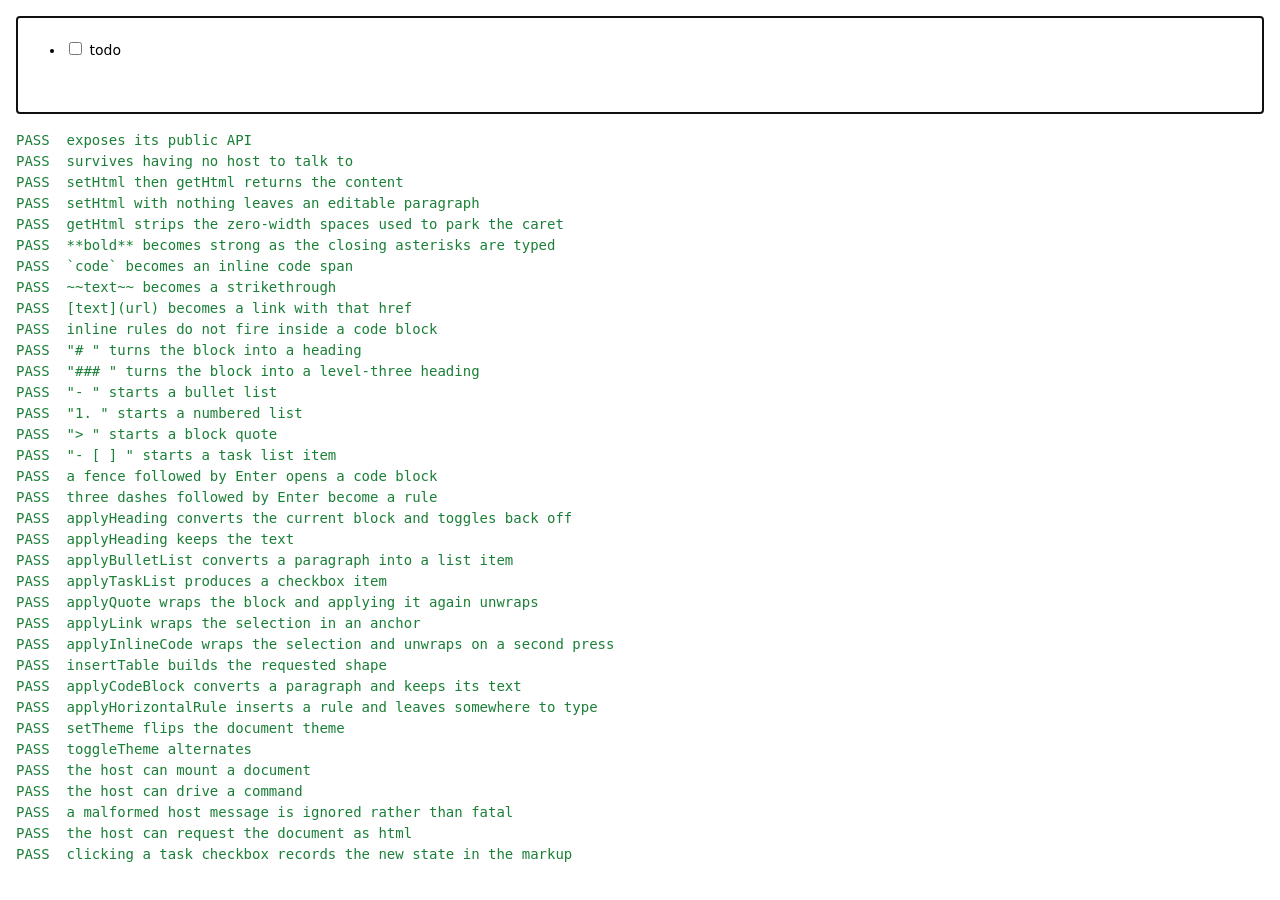
<file: tests/editor-engine/runner.html>
<!DOCTYPE html>
<html lang="en">
<head>
  <meta charset="utf-8">
  <title>RioEditor engine tests</title>
  <style>
    body { font: 14px/1.5 -apple-system, system-ui, sans-serif; margin: 0; padding: 16px; }
    #editor { border: 1px solid #ccc; padding: 8px; min-height: 80px; }
    #report { margin-top: 16px; white-space: pre-wrap; font-family: ui-monospace, Menlo, monospace; }
    .pass { color: #1a7f37; } .fail { color: #cf222e; font-weight: 600; }
  </style>
</head>
<body>
  <!--
    The engine is loaded exactly as the app loads it: the highlighter first, because editor.js
    calls into it, then the engine against a real contenteditable in a real browser. jsdom was not
    an option - it implements neither document.execCommand nor enough of Selection and Range for
    any of this to mean anything.
  -->
  <div id="editor" contenteditable="true"><p><br></p></div>

  <div id="report">running…</div>

  <script src="/src/RioEditor.Core/Assets/highlight.js"></script>
  <script src="/src/RioEditor.Core/Assets/editor.js"></script>
  <script src="/tests/editor-engine/tests.js"></script>
</body>
</html>
</file>
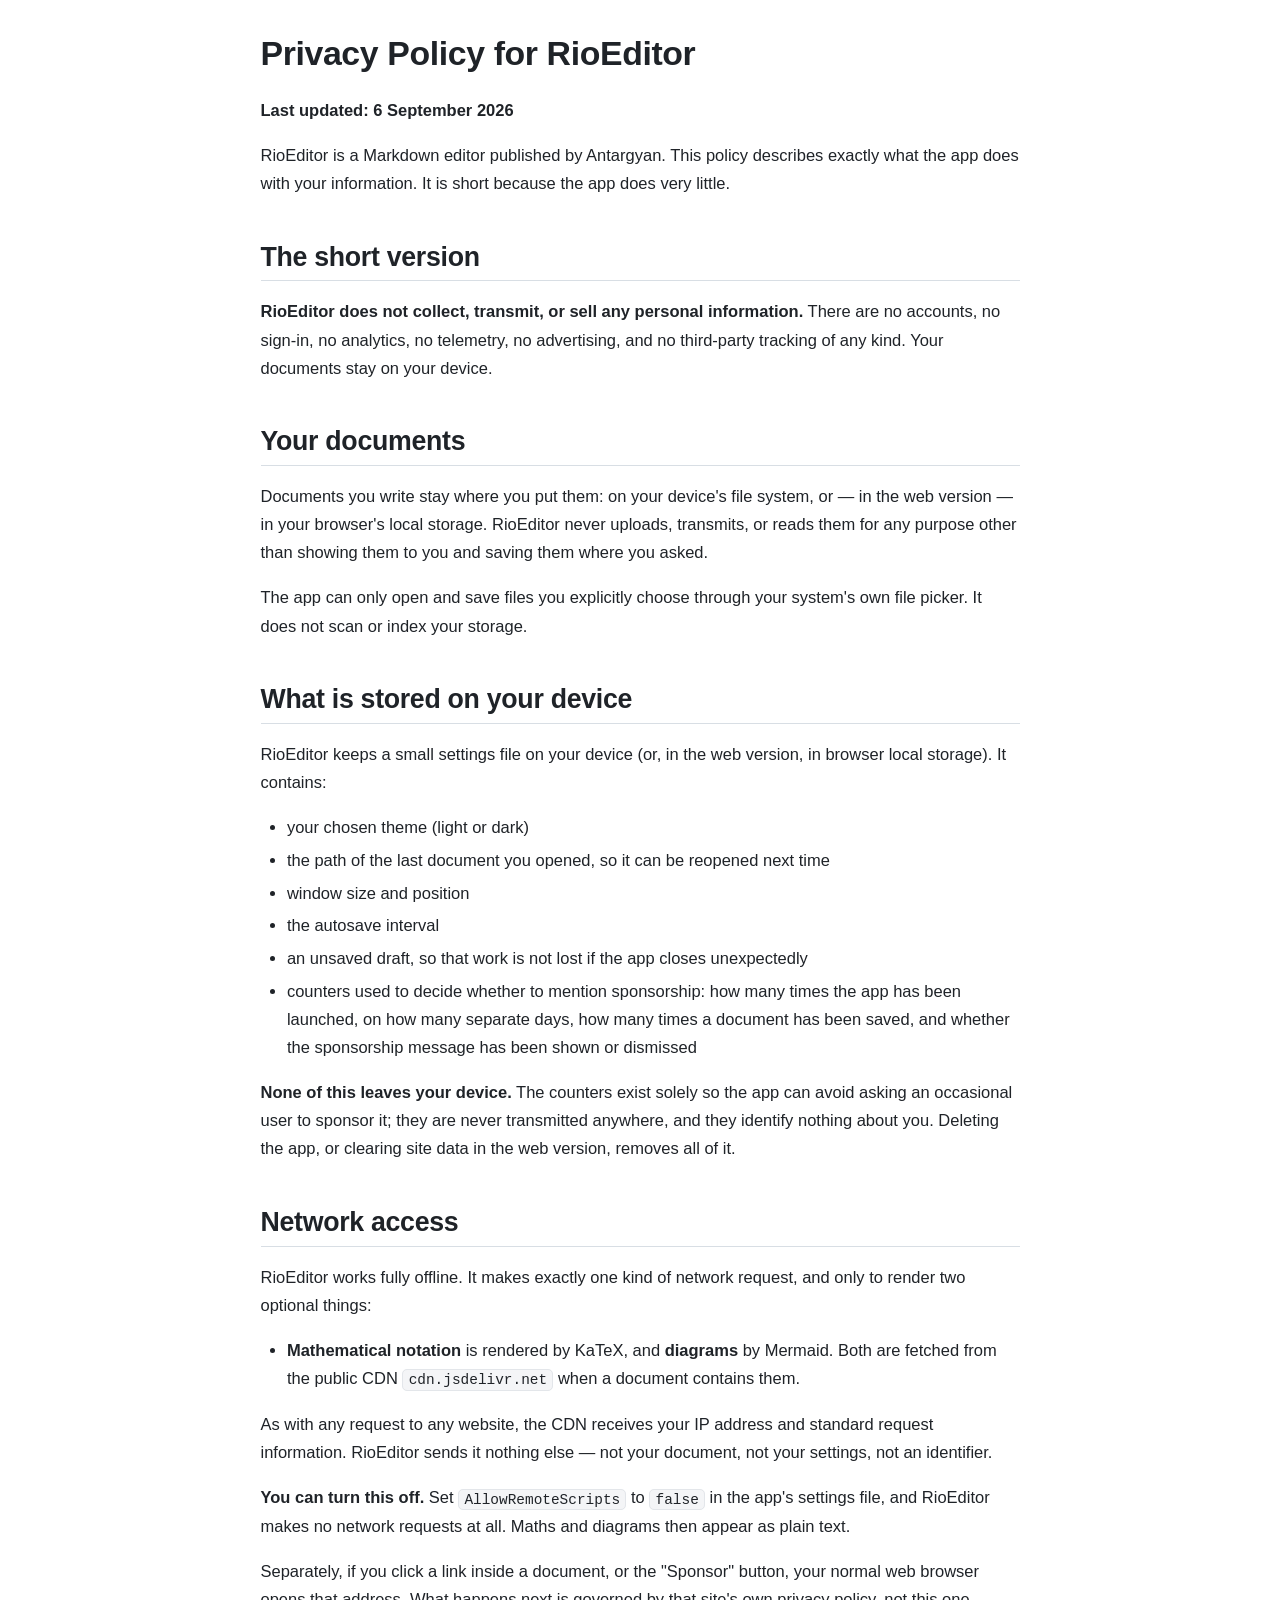
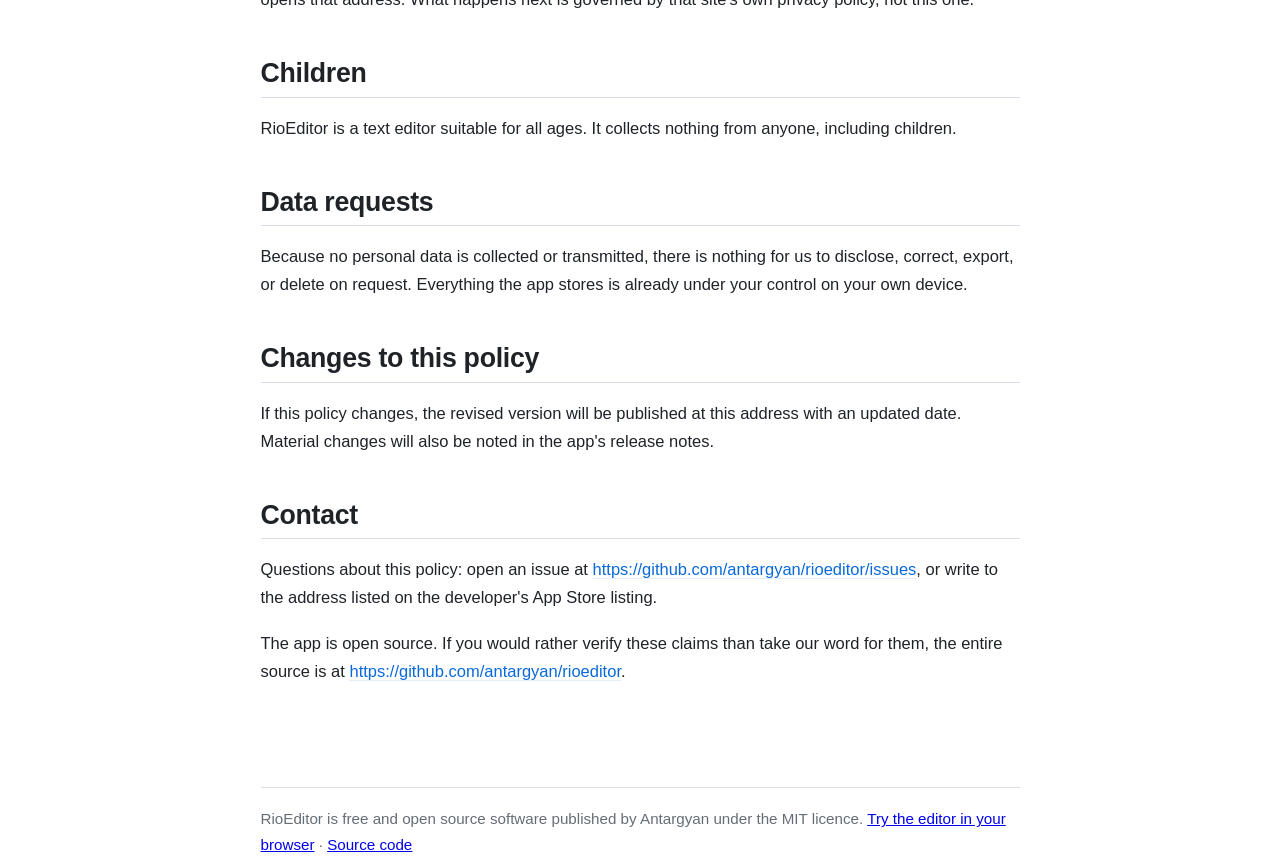
<file: src/RioEditor.Browser/wwwroot/privacy.html>
<!DOCTYPE html>
<html lang="en" data-theme="light">
<head>
<link rel="icon" href="favicon.ico" sizes="any">
<meta charset="utf-8">
<meta name="viewport" content="width=device-width, initial-scale=1">
<title>Privacy Policy — RioEditor</title>
<meta name="generator" content="RioEditor">
<style>
/* ============================================================================
   RioEditor — WYSIWYG surface theme
   Design tokens are defined once on :root (light) and overridden for dark.
   Every colour in the sheet goes through a token so theme switching is a single
   attribute flip on <html data-theme>, with no reflow and no reload.
   ========================================================================== */

:root {
  --bg: #ffffff;
  --bg-elevated: #f7f8fa;
  --fg: #1f2328;
  --fg-muted: #656d76;
  --fg-faint: #8c959f;
  --accent: #0969da;
  --accent-soft: rgba(9, 105, 218, 0.12);
  --border: #d8dee4;
  --border-strong: #b8c0c8;
  --code-bg: #f4f5f7;
  --code-fg: #1f2328;
  --code-border: #e3e6ea;
  --quote-bar: #d0d7de;
  --mark-bg: #fff3c4;
  --selection: rgba(9, 105, 218, 0.20);
  --table-stripe: #fafbfc;
  --danger: #cf222e;

  --font-body: -apple-system, BlinkMacSystemFont, "Segoe UI", "Inter", "Helvetica Neue",
               "Noto Sans", Ubuntu, Cantarell, sans-serif;
  --font-mono: "SFMono-Regular", "JetBrains Mono", "Cascadia Mono", Menlo, Consolas,
               "Liberation Mono", monospace;

  --measure: 46rem;      /* comfortable reading column */
  --leading: 1.7;
  --size-body: 16.5px;
}

:root[data-theme="dark"] {
  --bg: #0d1117;
  --bg-elevated: #161b22;
  --fg: #e6edf3;
  --fg-muted: #9198a1;
  --fg-faint: #6e7681;
  --accent: #4493f8;
  --accent-soft: rgba(68, 147, 248, 0.16);
  --border: #30363d;
  --border-strong: #444c56;
  --code-bg: #161b22;
  --code-fg: #e6edf3;
  --code-border: #30363d;
  --quote-bar: #3d444d;
  --mark-bg: #4a3c10;
  --selection: rgba(68, 147, 248, 0.28);
  --table-stripe: #12171e;
  --danger: #ff7b72;
}

* { box-sizing: border-box; }

html, body {
  margin: 0;
  padding: 0;
  height: 100%;
  background: var(--bg);
  color: var(--fg);
  font-family: var(--font-body);
  font-size: var(--size-body);
  line-height: var(--leading);
  -webkit-font-smoothing: antialiased;
  text-rendering: optimizeLegibility;
  /* Theme flips should feel instant but not jarring. */
  transition: background-color 140ms ease, color 140ms ease;
}

::selection { background: var(--selection); }

#page {
  min-height: 100%;
  padding: 48px 24px 45vh 24px;   /* deep bottom padding keeps the last line off the floor */
  display: flex;
  justify-content: center;
}

#editor {
  width: 100%;
  max-width: var(--measure);
  outline: none;
  caret-color: var(--accent);
  word-wrap: break-word;
  overflow-wrap: anywhere;
}

/* ---------------------------------------------------------------- typography */

#editor > * { margin: 0 0 1.05em 0; }

#editor h1, #editor h2, #editor h3,
#editor h4, #editor h5, #editor h6 {
  font-weight: 650;
  line-height: 1.28;
  margin: 1.6em 0 0.6em;
  letter-spacing: -0.011em;
}
#editor > h1:first-child,
#editor > h2:first-child,
#editor > h3:first-child { margin-top: 0; }

#editor h1 { font-size: 2.05em; }
#editor h2 { font-size: 1.62em; padding-bottom: .24em; border-bottom: 1px solid var(--border); }
#editor h3 { font-size: 1.32em; }
#editor h4 { font-size: 1.12em; }
#editor h5 { font-size: 1em; }
#editor h6 { font-size: .92em; color: var(--fg-muted); }

#editor p { margin: 0 0 1.05em; }
#editor strong { font-weight: 680; }
#editor em { font-style: italic; }
#editor del { color: var(--fg-muted); }
#editor mark { background: var(--mark-bg); color: inherit; padding: 0 .15em; border-radius: 2px; }
#editor small { font-size: .86em; color: var(--fg-muted); }

#editor a {
  color: var(--accent);
  text-decoration: none;
  border-bottom: 1px solid var(--accent-soft);
}
#editor a:hover { border-bottom-color: var(--accent); }

#editor hr {
  height: 1px;
  border: 0;
  background: var(--border);
  margin: 2em 0;
}

#editor img {
  max-width: 100%;
  height: auto;
  border-radius: 6px;
  display: block;
  margin: .4em 0;
}

/* ---------------------------------------------------------------- quotes & lists */

#editor blockquote {
  margin: 1.2em 0;
  padding: .15em 0 .15em 1.1em;
  border-left: 3px solid var(--quote-bar);
  color: var(--fg-muted);
}
#editor blockquote > :last-child { margin-bottom: 0; }

#editor ul, #editor ol { padding-left: 1.6em; margin: 0 0 1.05em; }
#editor li { margin: .28em 0; }
#editor li > ul, #editor li > ol { margin: .28em 0 0; }

/* Task lists: Markdig emits a disabled checkbox; we re-enable it so the user can tick it. */
#editor li.task-list-item,
#editor li:has(> input[type="checkbox"]) { list-style: none; margin-left: -1.25em; }
#editor input[type="checkbox"] {
  margin-right: .55em;
  width: 1em;
  height: 1em;
  vertical-align: -0.08em;
  accent-color: var(--accent);
  cursor: pointer;
}

/* ---------------------------------------------------------------- code */

#editor code {
  font-family: var(--font-mono);
  font-size: .875em;
  background: var(--code-bg);
  color: var(--code-fg);
  border: 1px solid var(--code-border);
  border-radius: 5px;
  padding: .12em .36em;
}

#editor pre {
  background: var(--code-bg);
  border: 1px solid var(--code-border);
  border-radius: 8px;
  padding: 14px 16px;
  overflow-x: auto;
  margin: 1.2em 0;
  line-height: 1.55;
}
#editor pre > code {
  background: none;
  border: 0;
  padding: 0;
  font-size: .86em;
  white-space: pre;
  display: block;
}

/* Minimal, dependency-free token colouring applied by the engine's highlighter. */
.tok-keyword { color: #cf222e; }
.tok-string  { color: #0a3069; }
.tok-comment { color: var(--fg-faint); font-style: italic; }
.tok-number  { color: #953800; }
.tok-func    { color: #8250df; }
:root[data-theme="dark"] .tok-keyword { color: #ff7b72; }
:root[data-theme="dark"] .tok-string  { color: #a5d6ff; }
:root[data-theme="dark"] .tok-number  { color: #ffa657; }
:root[data-theme="dark"] .tok-func    { color: #d2a8ff; }

/* ---------------------------------------------------------------- tables */

#editor table {
  border-collapse: collapse;
  width: 100%;
  margin: 1.3em 0;
  font-size: .95em;
  display: block;
  overflow-x: auto;
}
#editor th, #editor td {
  border: 1px solid var(--border);
  padding: .5em .8em;
  text-align: left;
}
#editor th { background: var(--bg-elevated); font-weight: 640; }
#editor tbody tr:nth-child(even) { background: var(--table-stripe); }

/* ---------------------------------------------------------------- mermaid & math */

#editor .mermaid {
  display: block;
  margin: 1.4em 0;
  padding: 16px;
  background: var(--bg-elevated);
  border: 1px solid var(--border);
  border-radius: 8px;
  text-align: center;
  font-family: var(--font-mono);
  font-size: .85em;
  color: var(--fg-muted);
  white-space: pre-wrap;
  overflow-x: auto;
}
/* Once Mermaid has drawn the SVG the monospace fallback styling stops applying. */
#editor .mermaid[data-processed="true"] {
  white-space: normal;
  font-family: var(--font-body);
  color: var(--fg);
}
#editor .mermaid svg { max-width: 100%; height: auto; }

#editor .math {
  font-family: var(--font-mono);
  color: var(--fg);
}
#editor div.math {
  display: block;
  margin: 1.2em 0;
  text-align: center;
  overflow-x: auto;
}
.katex { font-size: 1.05em; }
.katex-display { margin: 1.2em 0; overflow-x: auto; overflow-y: hidden; }

/* ---------------------------------------------------------------- footnotes, misc */

#editor .footnotes {
  border-top: 1px solid var(--border);
  margin-top: 2.4em;
  padding-top: 1em;
  font-size: .9em;
  color: var(--fg-muted);
}
#editor sup a { border-bottom: 0; }

/* Empty-paragraph placeholder, so a blank document is not a blank void. */
#editor > p:only-child:empty::before,
#editor > p:only-child > br:only-child::before {
  content: "Start writing…";
  color: var(--fg-faint);
  pointer-events: none;
}

/* Block currently under the caret — a very quiet highlight, Typora-style focus. */
#editor .rio-active-block { }

/* Scrollbars that match the theme instead of the OS default. */
::-webkit-scrollbar { width: 11px; height: 11px; }
::-webkit-scrollbar-track { background: transparent; }
::-webkit-scrollbar-thumb {
  background: var(--border-strong);
  border-radius: 6px;
  border: 3px solid var(--bg);
}
::-webkit-scrollbar-thumb:hover { background: var(--fg-faint); }

/* ---- export overrides ---- */
#page { padding: 32px 24px; display: block; }
#editor { margin: 0 auto; }

@media print {
  @page { margin: 18mm 16mm; }
  html, body { background: #ffffff !important; color: #000000 !important; }
  #page { padding: 0; }
  #editor { max-width: none; }

  /* Keep structures intact across page breaks. */
  pre, blockquote, table, figure, .mermaid { break-inside: avoid; page-break-inside: avoid; }
  h1, h2, h3, h4, h5, h6 { break-after: avoid; page-break-after: avoid; }
  img { max-width: 100% !important; }

  /* A printed link is useless unless its target is visible. */
  a { color: inherit; border-bottom: none; }
  a[href^="http"]::after { content: " (" attr(href) ")"; font-size: 0.85em; opacity: 0.7; }
}
</style>
</head>
<body>
<main id="page">
<div id="editor">
<h1 id="privacy-policy-for-rioeditor">Privacy Policy for RioEditor</h1>
<p><strong>Last updated: 6 September 2026</strong></p>
<p>RioEditor is a Markdown editor published by Antargyan. This policy describes exactly what the app does with your information. It is short because the app does very little.</p>
<h2 id="the-short-version">The short version</h2>
<p><strong>RioEditor does not collect, transmit, or sell any personal information.</strong> There are no accounts, no sign-in, no analytics, no telemetry, no advertising, and no third-party tracking of any kind. Your documents stay on your device.</p>
<h2 id="your-documents">Your documents</h2>
<p>Documents you write stay where you put them: on your device's file system, or — in the web version — in your browser's local storage. RioEditor never uploads, transmits, or reads them for any purpose other than showing them to you and saving them where you asked.</p>
<p>The app can only open and save files you explicitly choose through your system's own file picker. It does not scan or index your storage.</p>
<h2 id="what-is-stored-on-your-device">What is stored on your device</h2>
<p>RioEditor keeps a small settings file on your device (or, in the web version, in browser local storage). It contains:</p>
<ul>
<li>your chosen theme (light or dark)</li>
<li>the path of the last document you opened, so it can be reopened next time</li>
<li>window size and position</li>
<li>the autosave interval</li>
<li>an unsaved draft, so that work is not lost if the app closes unexpectedly</li>
<li>counters used to decide whether to mention sponsorship: how many times the app has been launched, on how many separate days, how many times a document has been saved, and whether the sponsorship message has been shown or dismissed</li>
</ul>
<p><strong>None of this leaves your device.</strong> The counters exist solely so the app can avoid asking an occasional user to sponsor it; they are never transmitted anywhere, and they identify nothing about you. Deleting the app, or clearing site data in the web version, removes all of it.</p>
<h2 id="network-access">Network access</h2>
<p>RioEditor works fully offline. It makes exactly one kind of network request, and only to render two optional things:</p>
<ul>
<li><strong>Mathematical notation</strong> is rendered by KaTeX, and <strong>diagrams</strong> by Mermaid. Both are fetched from the public CDN <code>cdn.jsdelivr.net</code> when a document contains them.</li>
</ul>
<p>As with any request to any website, the CDN receives your IP address and standard request information. RioEditor sends it nothing else — not your document, not your settings, not an identifier.</p>
<p><strong>You can turn this off.</strong> Set <code>AllowRemoteScripts</code> to <code>false</code> in the app's settings file, and RioEditor makes no network requests at all. Maths and diagrams then appear as plain text.</p>
<p>Separately, if you click a link inside a document, or the &quot;Sponsor&quot; button, your normal web browser opens that address. What happens next is governed by that site's own privacy policy, not this one.</p>
<h2 id="children">Children</h2>
<p>RioEditor is a text editor suitable for all ages. It collects nothing from anyone, including children.</p>
<h2 id="data-requests">Data requests</h2>
<p>Because no personal data is collected or transmitted, there is nothing for us to disclose, correct, export, or delete on request. Everything the app stores is already under your control on your own device.</p>
<h2 id="changes-to-this-policy">Changes to this policy</h2>
<p>If this policy changes, the revised version will be published at this address with an updated date. Material changes will also be noted in the app's release notes.</p>
<h2 id="contact">Contact</h2>
<p>Questions about this policy: open an issue at <a href="https://github.com/antargyan/rioeditor/issues">https://github.com/antargyan/rioeditor/issues</a>, or write to the address listed on the developer's App Store listing.</p>
<p>The app is open source. If you would rather verify these claims than take our word for them, the entire source is at <a href="https://github.com/antargyan/rioeditor">https://github.com/antargyan/rioeditor</a>.</p>

</div>
</main>
<script>
/* ============================================================================
 * RioEditor — code highlighter
 * ---------------------------------------------------------------------------
 * Shared deliberately: the editor injects this alongside the engine, and HTML
 * export inlines the same file. Keeping one implementation is what stops an
 * export from looking different to the editor it came from.
 * ========================================================================== */
(function () {
  'use strict';

  var KEYWORDS = 'function|return|const|let|var|if|else|for|while|class|new|import|export|from|' +
    'async|await|try|catch|finally|throw|public|private|protected|static|void|int|string|bool|double|' +
    'using|namespace|def|end|struct|enum|interface|switch|case|break|continue|this|null|true|false|nil|None|True|False';

  /*
   * One combined pattern, scanned in a single pass. Doing this as a chain of
   * .replace() calls is subtly wrong: the second pass matches the markup the
   * first pass just inserted (a class="tok-comment" attribute looks exactly
   * like a string literal).
   */
  var TOKEN_PATTERN = new RegExp(
    '(\\/\\/[^\\n]*|\\/\\*[\\s\\S]*?\\*\\/|(?:^|\\n)[ \\t]*#[^\\n]*)' +   // 1: comments
    '|("(?:[^"\\\\\\n]|\\\\.)*"|\'(?:[^\'\\\\\\n]|\\\\.)*\')' +            // 2: strings
    '|\\b(\\d+(?:\\.\\d+)?)\\b' +                                        // 3: numbers
    '|\\b(' + KEYWORDS + ')\\b',                                          // 4: keywords
    'g');

  function escapeHtml(text) {
    var div = document.createElement('div');
    div.textContent = text || '';
    return div.innerHTML;
  }

  function apply(code) {
    if (!code || code.dataset.rioHighlighted === '1') return;
    var text = code.textContent;
    if (!text || text.length > 20000) return;            // don't choke on huge blocks

    var out = '';
    var last = 0;
    var match;
    TOKEN_PATTERN.lastIndex = 0;
    while ((match = TOKEN_PATTERN.exec(text)) !== null) {
      out += escapeHtml(text.slice(last, match.index));
      var cls = match[1] ? 'tok-comment'
              : match[2] ? 'tok-string'
              : match[3] ? 'tok-number'
              : 'tok-keyword';
      out += '<span class="' + cls + '">' + escapeHtml(match[0]) + '</span>';
      last = match.index + match[0].length;
      if (TOKEN_PATTERN.lastIndex === match.index) TOKEN_PATTERN.lastIndex++;  // zero-width guard
    }
    out += escapeHtml(text.slice(last));

    code.innerHTML = out;
    code.dataset.rioHighlighted = '1';
  }

  /** Highlights every code block under root, optionally skipping one subtree. */
  function applyAll(root, skip) {
    var blocks = (root || document).querySelectorAll('pre > code');
    for (var i = 0; i < blocks.length; i++) {
      if (skip && skip.contains(blocks[i])) continue;
      apply(blocks[i]);
    }
  }

  window.rioHighlight = { apply: apply, applyAll: applyAll, escapeHtml: escapeHtml };
})();

</script>
<script>
  window.addEventListener('load', function () {
    if (window.rioHighlight) window.rioHighlight.applyAll(document);

    if (typeof window.renderMathInElement === 'function') {
      window.renderMathInElement(document.body, {
        // Markdig's Mathematics extension emits \( \) and \[ \], not just $ and $$.
        // Omitting those leaves inline math rendered as literal backslash-paren text.
        delimiters: [
          { left: '$$', right: '$$', display: true },
          { left: '$', right: '$', display: false },
          { left: '\\(', right: '\\)', display: false },
          { left: '\\[', right: '\\]', display: true }
        ],
        throwOnError: false,
        ignoredTags: ['script', 'noscript', 'style', 'textarea', 'pre', 'code'],
        ignoredClasses: ['katex', 'katex-display']
      });
    }
    if (window.mermaid) {
      window.mermaid.initialize({ startOnLoad: true, securityLevel: 'strict' });
    }
  });
</script>
<footer style="max-width:46rem;margin:3.5em auto 0;padding-top:1.2em;
               border-top:1px solid var(--border);color:var(--fg-muted);font-size:.92em">
  RioEditor is free and open source software published by Antargyan under the MIT licence.
  <a href="./">Try the editor in your browser</a> &middot;
  <a href="https://github.com/antargyan/rioeditor">Source code</a>
</footer>
</body>
</html>
</file>
